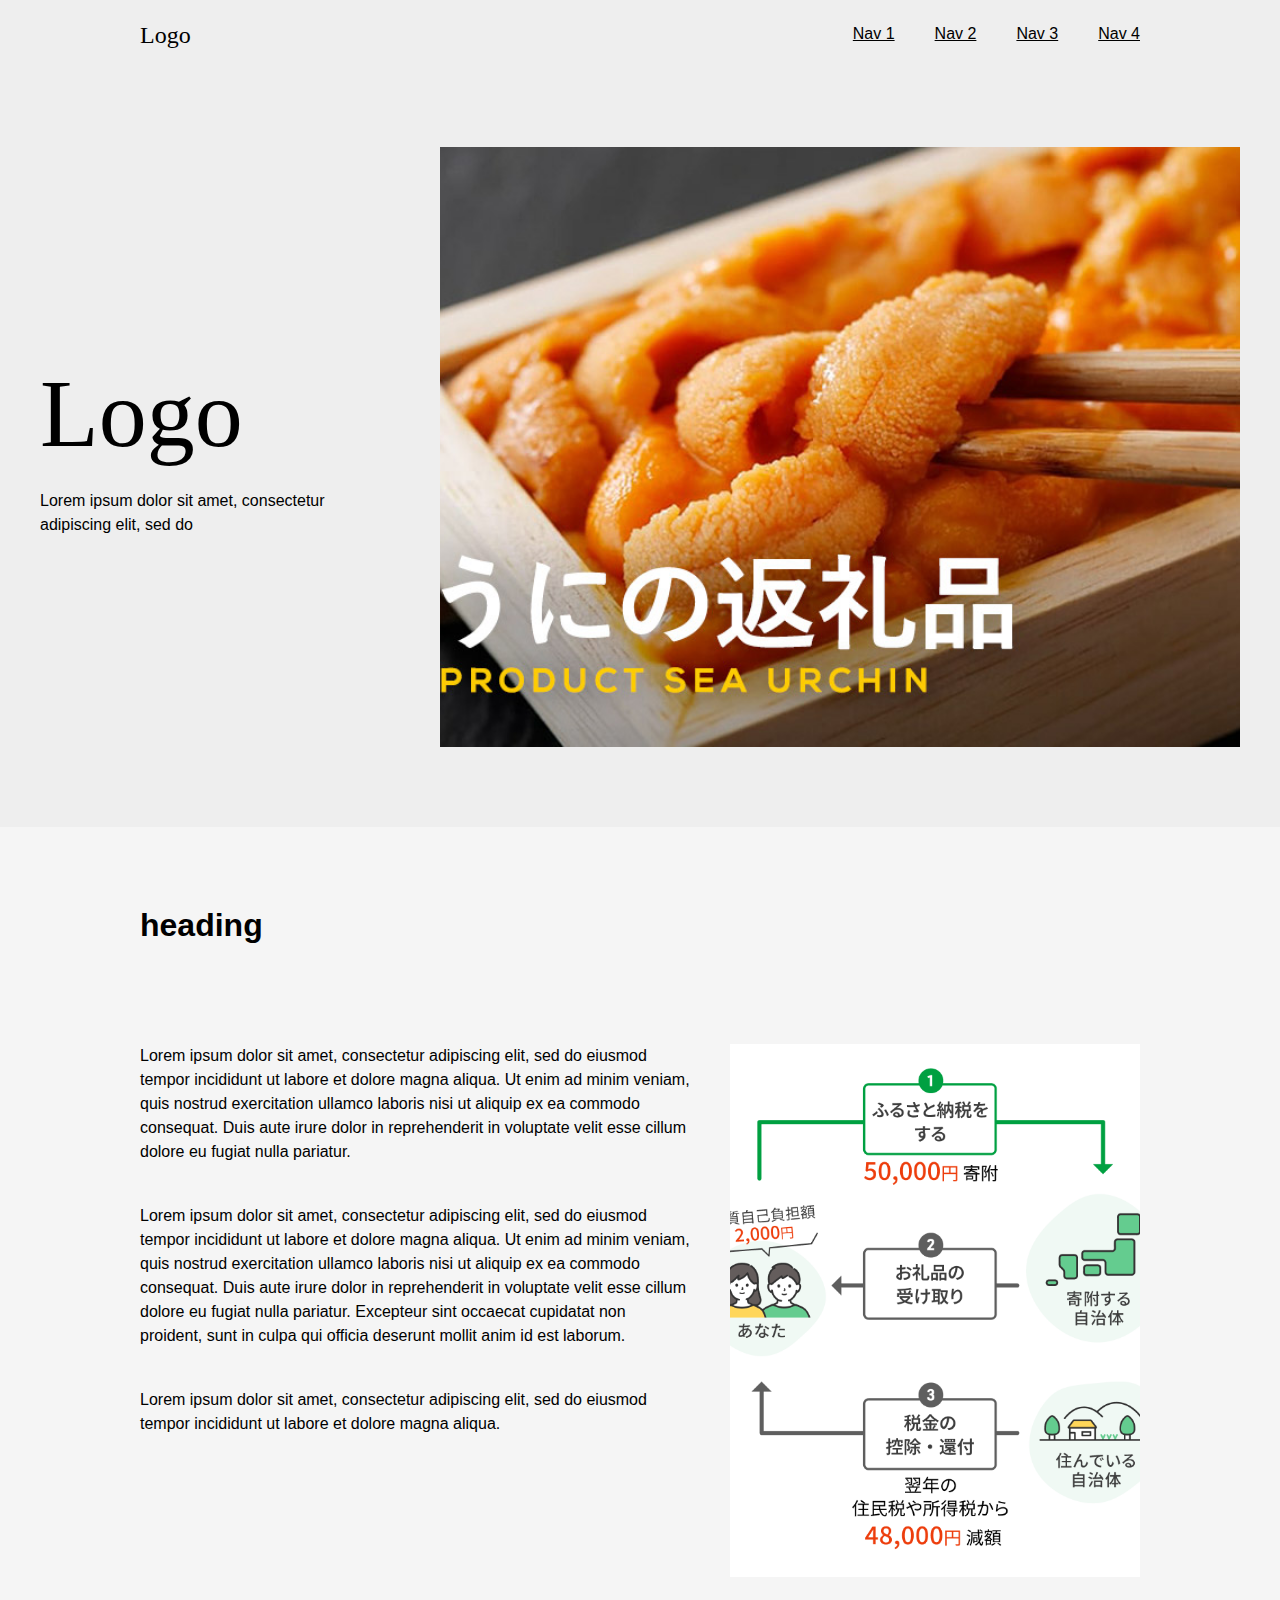
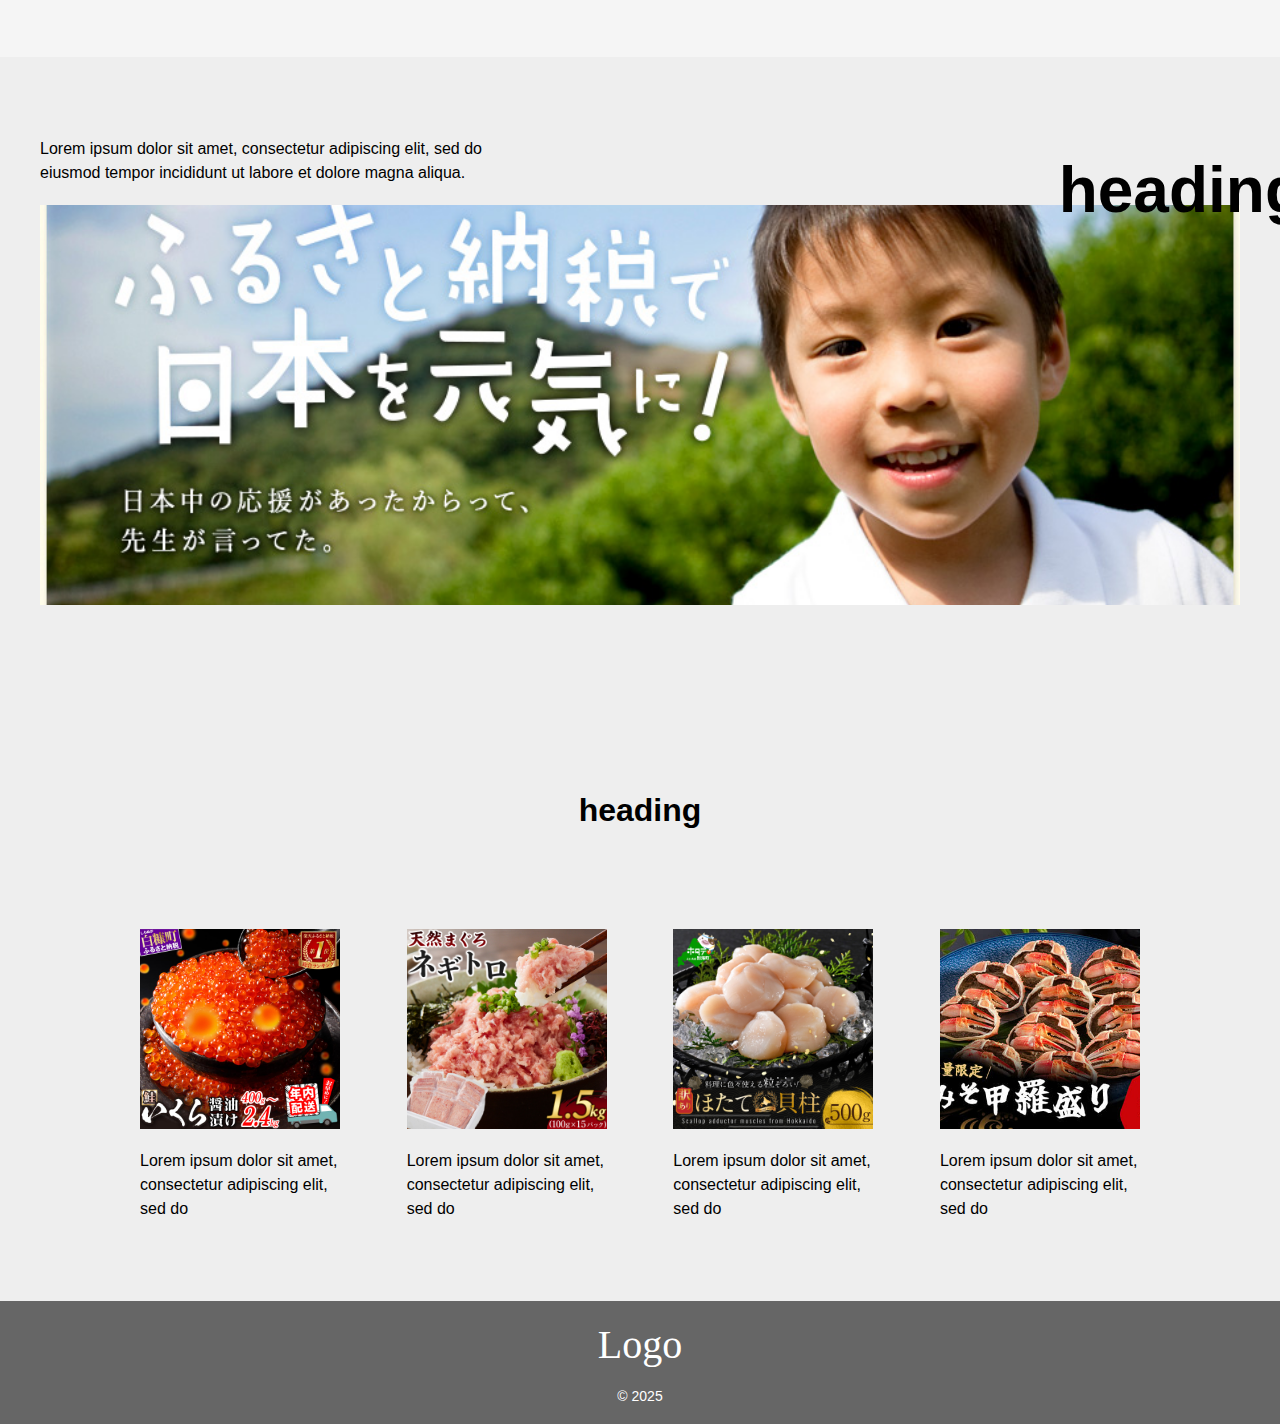
<file: custom/index.html>
<!DOCTYPE html>
<html lang="ja">

<head>
    <meta charset="utf-8">
    <title>LP_illust</title>
    <link rel="stylesheet" href="style.css">
</head>

<body>
    <!---Header-->
    <header>
        <div class="header-inner">
            <h1><a class="logo" href="#">Logo</a> </h1>
            <nav>
                <a href="#">Nav 1</a>
                <a href="#">Nav 2</a>
                <a href="#">Nav 3</a>
                <a href="#">Nav 4</a>
            </nav>
        </div>
    </header>

    <main>
        <!---main visual-->
        <section id="main-visual">
            <div class="inner">
                <div class="text">
                    <h2 class="logo">Logo</h2>
                    <p>Lorem ipsum dolor sit amet, consectetur adipiscing elit, sed do</p>
                </div>
                <img src="img/img1.jpg" alt="">
            </div>
        </section>


        <section id="sec-1">
            <div class="inner">
                <h2 class="sec-heading">heading</h2>
                <div class="text">
                    <p>Lorem ipsum dolor sit amet, consectetur adipiscing elit, sed do eiusmod tempor incididunt ut
                        labore et
                        dolore magna aliqua. Ut enim ad minim veniam, quis nostrud exercitation ullamco laboris nisi ut
                        aliquip ex
                        ea commodo consequat. Duis aute irure dolor in reprehenderit in voluptate velit esse cillum
                        dolore eu fugiat
                        nulla pariatur.</p>
                    <p>Lorem ipsum dolor sit amet, consectetur adipiscing elit, sed do eiusmod tempor incididunt ut
                        labore et
                        dolore magna aliqua. Ut enim ad minim veniam, quis nostrud exercitation ullamco laboris nisi ut
                        aliquip ex
                        ea commodo consequat. Duis aute irure dolor in reprehenderit in voluptate velit esse cillum
                        dolore eu fugiat
                        nulla pariatur. Excepteur sint occaecat cupidatat non proident, sunt in culpa qui officia
                        deserunt mollit
                        anim id est laborum.</p>
                    <p>Lorem ipsum dolor sit amet, consectetur adipiscing elit, sed do eiusmod tempor incididunt ut
                        labore et
                        dolore magna aliqua.</p>
                </div>
                <img src="img/system_sp.png" alt="" class="section-1-img">
            </div>
        </section>

        <!-- Section 2 -->
        <section id="sec-2">
            <div class="inner">
                <h2 class="sec-heading">heading</h2>
                <p>Lorem ipsum dolor sit amet, consectetur adipiscing elit, sed do eiusmod tempor
                    incididunt ut labore et dolore magna aliqua.</p>
                <img src="img/000823879.jpg" alt="" class="section-2-img">
            </div>
        </section>

         <!-- Section 3 -->
        <section id="sec-3">
            <div class="inner">
                <h2 class="sec-heading">heading</h2>
                <figure>
                <img src="img/5.jpg" alt="">
                <figcaption>Lorem ipsum dolor sit amet, consectetur adipiscing elit, sed do</figcaption>
            </figure>

            <figure>
                <img src="img/9.jpg" alt="">
                <figcaption>Lorem ipsum dolor sit amet, consectetur adipiscing elit, sed do</figcaption>
            </figure>

            <figure>
                <img src="img/image.jpg" alt="">
                <figcaption>Lorem ipsum dolor sit amet, consectetur adipiscing elit, sed do</figcaption>
            </figure>

            <figure>
                <img src="img/img3.jpg" alt="">
                <figcaption>Lorem ipsum dolor sit amet, consectetur adipiscing elit, sed do</figcaption>
            </figure>
            </div>
        </section>
    </main>

    <footer>
        <div class="logo">Logo</div>
        <small class="copyright">&copy; 2025</small>
    </footer>
</body>

</html>
</file>
<file: custom/style.css>
@charset "UTF-8"; /* 文字コード指定 */


* {
  box-sizing: border-box; /* 枠の計算方法を統一 */
  margin: 0; /* 余白リセット */
  padding: 0; /* 内側余白リセット */
}

body {
  background: #eee; /* 背景色 */
  font-family: "Inter", sans-serif; /* 文字フォント */
  font-size: 16px; /* 文字サイズ */
  line-height: 24px; /* 行間 */
  color: #000; /* 文字色 */
}

/***** Header *****/
header {
  width: 100%; /* 横幅いっぱい */
  padding: 20px 0; /* 上下余白 */
  background: #eee; /* 背景色 */
}

.header-inner {
  width: 1000px; /* 固定幅 */
  margin: 0 auto; /* 中央揃え */
  display: flex; /* 横並び */
  justify-content: space-between; /* 両端配置 */
  align-items: center; /* 縦位置を揃える */
}

.logo {
  font-family: "Pacifico", cursive; /* ロゴのフォント */
  font-size: 24px; /* ロゴ文字サイズ */
  font-weight: normal; /* 太さ */
  color: #000; /* 色 */
  text-decoration: none; /* 下線なし */
}

nav {
  display: flex; /* 横並び */
  gap: 40px; /* 項目間スペース */
  align-items: center; /* 縦位置を揃える */
}

nav a {
  font-size: 16px; /* 文字サイズ */
  font-weight: normal; /* 太さ */
  color: #000; /* 色 */
  transition: opacity .3s; /* ホバー時のアニメ */
}

nav a:hover {
  opacity: .7; /* 半透明に */
  text-decoration: none; /* 下線なし */
}

/***** Main Visual *****/
#main-visual {
  width: 100%; /* 横幅いっぱい */
  padding: 80px 0; /* 上下余白 */
  background-color: #eee; /* 背景色 */
}

#main-visual .inner {
  width: 1200px; /* 固定幅 */
  margin: 0 auto; /* 中央配置 */
  display: flex; /* 横並び */
  justify-content: space-between; /* 両端寄せ */
  align-items: center; /* 縦位置中央揃え */
  gap: 40px; /* 要素間スペース */
}

#main-visual .text {
  display: flex; /* 縦並び */
  flex-direction: column; /* 縦方向 */
  gap: 20px; /* 行間スペース */
  width: 300px; /* テキスト幅 */
}

#main-visual .logo {
  font-family: "Pacifico", cursive; /* フォント */
  font-size: 96px; /* 大きなロゴ */
  font-weight: normal; /* 太さ */
  line-height: normal; /* 行高デフォルト */
  color: #000; /* 色 */
}

#main-visual p {
  font-size: 16px; /* 文字サイズ */
  font-weight: normal; /* 太さ */
  line-height: 24px; /* 行間 */
  color: #000; /* 色 */
}


#main-visual img {
  width: 800px; /* 画像幅 */
  height: 600px; /* 画像高さ */
  background-color: #ccc; /* 仮背景 */
  object-fit: cover; /* トリミング調整 */
}

/***** Section（共通） *****/
section {
  width: 100%; /* 横幅いっぱい */
  padding: 80px 0; /* 上下余白 */
}

.sec-heading {
  font-size: 32px; /* 見出しサイズ */
  font-weight: bold; /* 太字 */
  line-height: normal; /* 行間 */
  color: #000; /* 色 */
  margin-bottom: 40px; /* 下余白 */
}

/***** Section 1 *****/
#sec-1 {
  background-color: #f5f5f5; /* 背景色 */
}

#sec-1 .inner {
  width: 1000px; /* 固定幅 */
  margin: 0 auto; /* 中央揃え */
  display: flex; /* 横並び */
  gap: 40px; /* 要素間 */
  justify-content: space-between; /* 両端寄せ */
  flex-wrap: wrap; /* 折返し有効 */
}

#sec-1 .sec-heading {
  width: 100%; /* 横幅全部 */
  margin-bottom: 60px; /* 下余白 */
}

#sec-1 .text {
  width: 550px; /* テキスト幅 */
  display: flex; /* 縦並び */
  flex-direction: column; /* 縦方向 */
  gap: 40px; /* 行間 */
}

#sec-1 .text p {
  font-size: 16px; /* 文字サイズ */
  font-weight: normal; /* 太さ */
  line-height: 24px; /* 行間 */
  color: #000; /* 色 */
}

#sec-1 img {
  width: 410px; /* 画像幅 */
  height: 533px; /* 画像高さ */
  background-color: #ccc; /* 仮背景 */
  object-fit: cover; /* トリミング調整 */
}

/***** Section 2 *****/
#sec-2 {
  background-color: #eee; /* 背景色 */
  position: relative; /* 絶対配置の基準 */
}

#sec-2 .inner {
  width: 1200px; /* 固定幅 */
  margin: 0 auto; /* 中央揃え */
  position: relative; /* 見出し位置の基準 */
}

#sec-2 p {
  width: 500px; /* テキスト幅 */
  margin-bottom: 20px; /* 下余白 */
  font-size: 16px; /* 文字サイズ */
  font-weight: normal; /* 太さ */
  line-height: 24px; /* 行間 */
  color: #000; /* 色 */
}

#sec-2 img {
  width: 100%; /* 横幅いっぱい */
  height: 400px; /* 高さ */
  background-color: #ccc; /* 仮背景 */
  object-fit: cover; /* トリミング */
  margin-bottom: 20px; /* 下余白 */
}

#sec-2 .sec-heading {
  position: absolute; /* 絶対配置 */
  top: .25em; /* 上位置 */
  right: -1em; /* 右位置 */
  font-size: 64px; /* 大見出し */
  font-weight: bold; /* 太字 */
  line-height: normal; /* 行間 */
  color: #000; /* 色 */
  white-space: nowrap; /* 改行しない */
}

/***** Section 3 *****/
#sec-3 {
  background-color: #eee; /* 背景色 */
}

#sec-3 .inner {
  width: 1000px; /* 固定幅 */
  margin: 0 auto; /* 中央揃え */
  display: flex; /* 横並び */
  gap: 40px; /* 間隔 */
  justify-content: space-between; /* 両端寄せ */
  flex-wrap: wrap; /* 折返し可 */
}

#sec-3 .sec-heading {
  width: 100%; /* 横幅全部 */
  margin-bottom: 60px; /* 下余白 */
  text-align: center; /* 中央揃え */
}

#sec-3 figure {
  width: 200px; /* 幅 */
  display: flex; /* 縦並び */
  flex-direction: column; /* 縦方向 */
  gap: 20px; /* 行間 */
}

#sec-3 figure img {
  width: 200px; /* 画像幅 */
  height: 200px; /* 画像高さ */
  background-color: #ccc; /* 仮背景 */
  object-fit: cover; /* トリミング調整 */
}

#sec-3 figcaption {
  font-size: 16px; /* 文字サイズ */
  font-weight: normal; /* 太さ */
  line-height: 24px; /* 行間 */
  color: #000; /* 色 */
}

/***** Footer *****/
footer {
  width: 100%; /* 横幅いっぱい */
  padding: 20px 0; /* 上下余白 */
  background-color: #666; /* 背景 */
  display: flex; /* 縦並び */
  flex-direction: column; /* 縦方向 */
  justify-content: center; /* 中央揃え */
  align-items: center; /* 中央揃え */
  gap: 20px; /* 要素間スペース */
  text-align: center; /* 中央寄せ */
}

footer .logo {
  font-family: "Pacifico", cursive; /* ロゴフォント */
  font-size: 40px; /* 文字サイズ */
  font-weight: normal; /* 太さ */
  line-height: normal; /* 行間 */
  color: #fff; /* 色 */
}

.copyright {
  font-size: 14px; /* 文字サイズ */
  font-weight: normal; /* 太さ */
  line-height: normal; /* 行間 */
  color: #fff; /* 白文字 */
}
</file>
